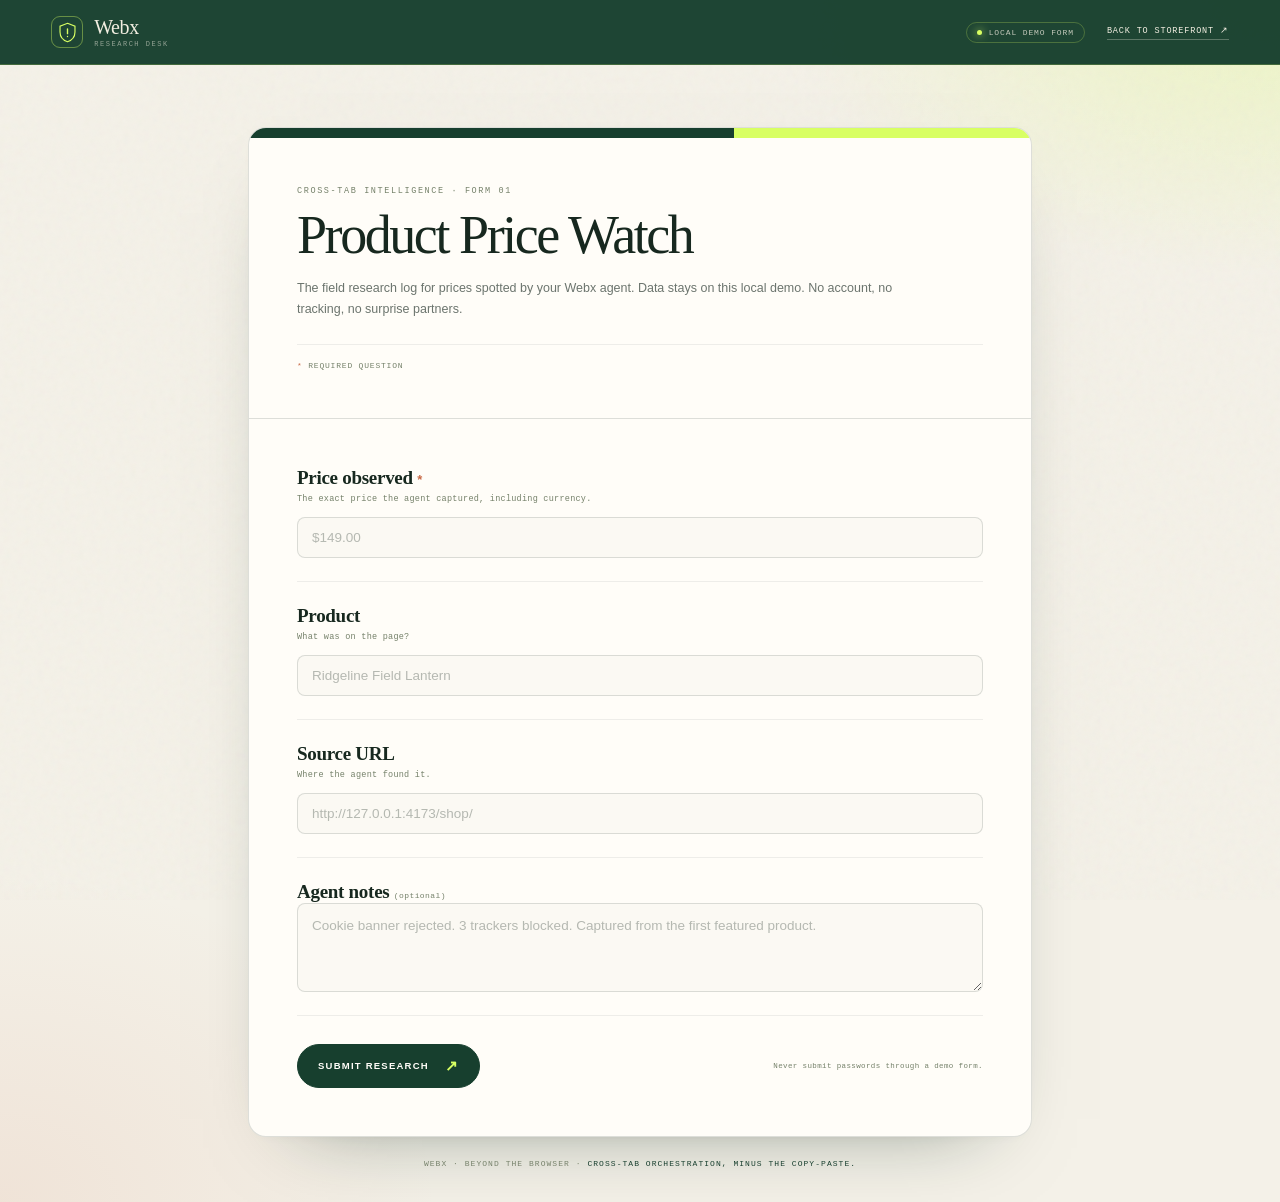
<file: demo/form/index.html>
<!doctype html>
<html lang="en">
<head>
  <meta charset="utf-8">
  <meta name="viewport" content="width=device-width, initial-scale=1">
  <meta name="description" content="Webx local research form — capture product prices across tabs.">
  <title>Product Price Watch — Webx Research Desk</title>
  <link rel="icon" href="data:image/svg+xml,%3Csvg xmlns='http://www.w3.org/2000/svg' viewBox='0 0 64 64'%3E%3Crect width='64' height='64' rx='14' fill='%23173f2e'/%3E%3Cpath d='M20 40V26l12-8 12 8v14L32 48 20 40z' fill='none' stroke='%23d8ff63' stroke-width='3'/%3E%3C/svg%3E">
  <link rel="stylesheet" href="styles.css">
</head>
<body>
  <header class="topbar">
    <a class="brand" href="/shop/" aria-label="Back to the demo storefront">
      <span class="brand-mark">
        <svg viewBox="0 0 40 40" aria-hidden="true"><path d="M20 4 33 9v10c0 8-5.7 14.5-13 17C12.7 33.5 7 27 7 19V9l13-5Z" fill="none" stroke="currentColor" stroke-width="2"/><path d="M20 14v8M20 27h.01" stroke="currentColor" stroke-width="2.4" stroke-linecap="round"/></svg>
      </span>
      <span class="brand-copy">Webx<em>Research desk</em></span>
    </a>
    <div class="topbar-right">
      <span class="local-pill"><span></span> Local demo form</span>
      <a href="/shop/" class="back-link">Back to storefront ↗</a>
    </div>
  </header>

  <main class="page">
    <div class="form-card">
      <div class="form-accent"></div>

      <div id="form-shell">
        <header class="form-head">
          <p class="kicker">Cross-tab intelligence · Form 01</p>
          <h1>Product Price Watch</h1>
          <p class="description">The field research log for prices spotted by your Webx agent. Data stays on this local demo. No account, no tracking, no surprise partners.</p>
          <p class="required-note"><span>*</span> Required question</p>
        </header>

        <form id="research-form" data-webx-form data-webx-target-form novalidate>
          <div class="question">
            <label for="price">Price observed <span aria-hidden="true">*</span></label>
            <p class="hint">The exact price the agent captured, including currency.</p>
            <input id="price" name="price" type="text" inputmode="decimal" placeholder="$149.00" autocomplete="off" required data-webx-first-field>
          </div>

          <div class="question">
            <label for="product">Product</label>
            <p class="hint">What was on the page?</p>
            <input id="product" name="product" type="text" placeholder="Ridgeline Field Lantern" autocomplete="off">
          </div>

          <div class="question">
            <label for="source">Source URL</label>
            <p class="hint">Where the agent found it.</p>
            <input id="source" name="source" type="url" placeholder="http://127.0.0.1:4173/shop/" autocomplete="off" spellcheck="false">
          </div>

          <div class="question">
            <label for="notes">Agent notes <span class="optional">(optional)</span></label>
            <textarea id="notes" name="notes" rows="3" placeholder="Cookie banner rejected. 3 trackers blocked. Captured from the first featured product."></textarea>
          </div>

          <div class="form-footer">
            <button class="submit-button" type="submit">Submit research <span>↗</span></button>
            <p class="clear-note">Never submit passwords through a demo form.</p>
          </div>
        </form>
      </div>

      <div class="confirmation" id="confirmation" data-webx-confirmation hidden>
        <div class="check" aria-hidden="true">
          <svg viewBox="0 0 52 52"><circle cx="26" cy="26" r="24" fill="none" stroke="currentColor" stroke-width="2"/><path d="m15 27 7 7 15-17" fill="none" stroke="currentColor" stroke-width="3" stroke-linecap="round" stroke-linejoin="round"/></svg>
        </div>
        <p class="kicker">Response recorded</p>
        <h2>Price logged.<br><em>Mission captured.</em></h2>
        <p class="confirmation-copy">Your agent moved this finding across tabs and into the research log. The receipt:</p>
        <dl class="receipt">
          <div><dt>Product</dt><dd id="receipt-product">—</dd></div>
          <div><dt>Price</dt><dd id="receipt-price">—</dd></div>
          <div><dt>Source</dt><dd id="receipt-source">—</dd></div>
          <div><dt>Recorded</dt><dd id="receipt-time">—</dd></div>
        </dl>
        <div class="confirmation-actions">
          <button class="submit-button" type="button" id="new-response">Log another price</button>
          <a class="back-link" href="/shop/">Return to storefront →</a>
        </div>
        <p class="fineprint">This is a local mock form built for the Webx hackathon demo. Nothing is sent to Google or any external service.</p>
      </div>
    </div>

    <p class="page-note">Webx · Beyond the Browser · <span>Cross-tab orchestration, minus the copy-paste.</span></p>
  </main>

  <script src="app.js"></script>
</body>
</html>
</file>
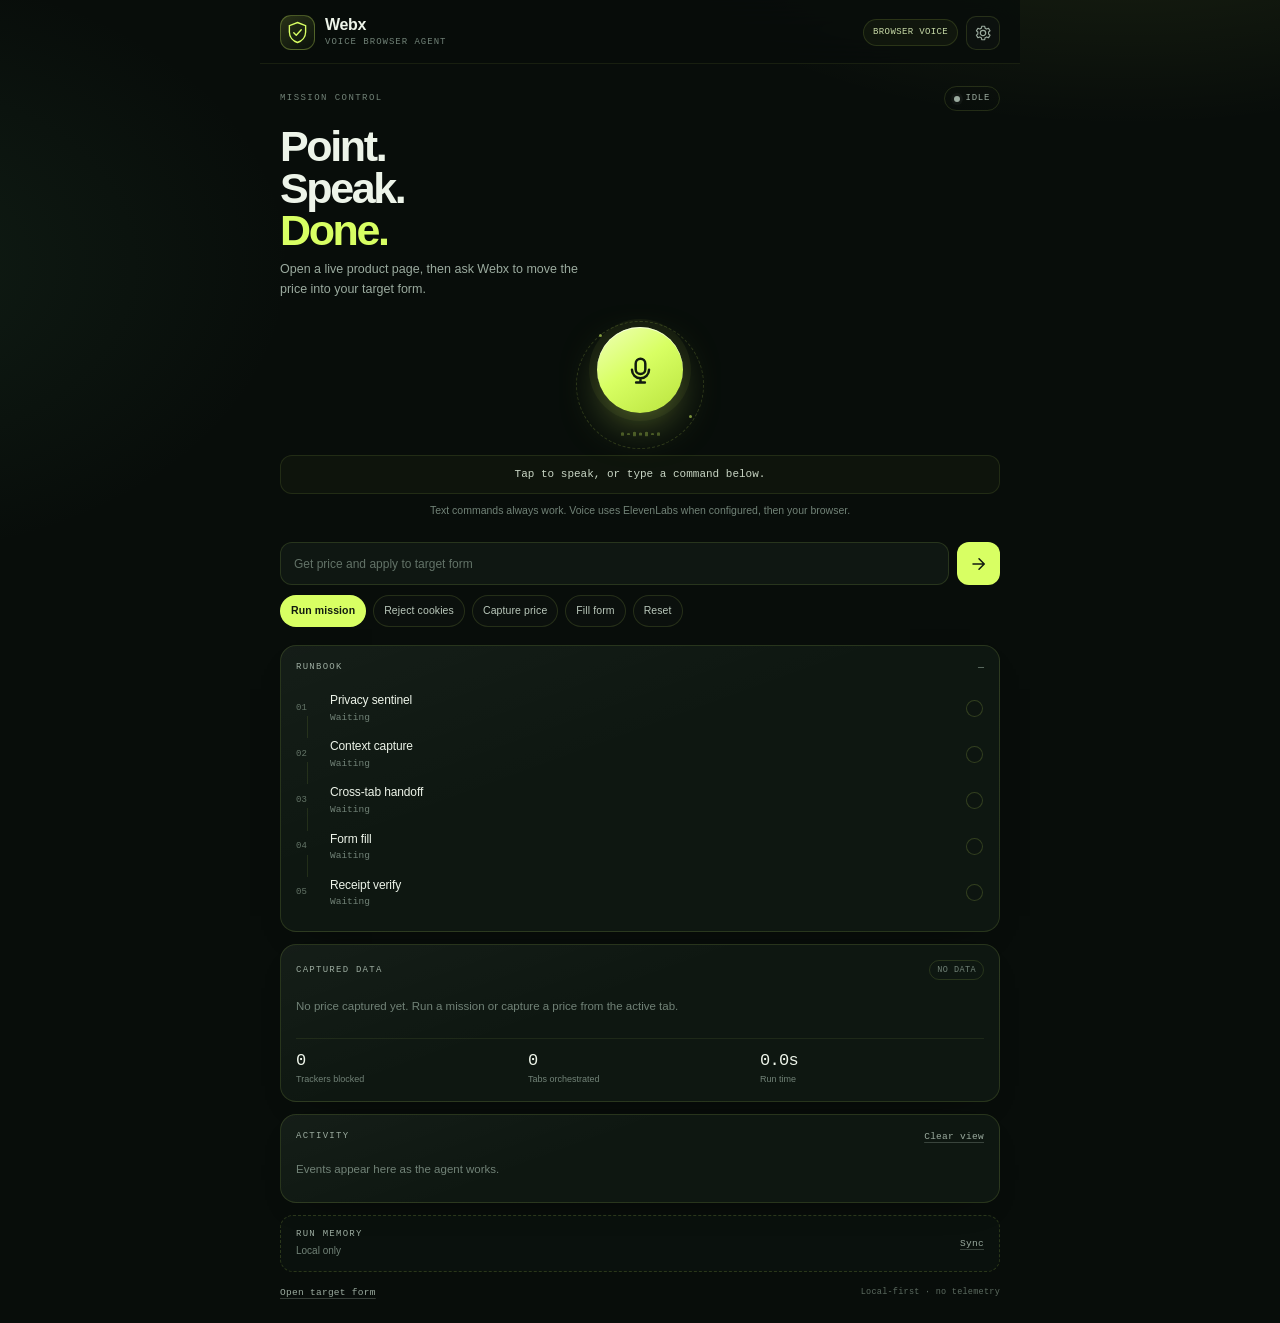
<file: webx-extension/sidepanel/sidepanel.html>
<!doctype html>
<html lang="en">
<head>
  <meta charset="utf-8">
  <meta name="viewport" content="width=device-width, initial-scale=1">
  <title>Webx — Mission Control</title>
  <link rel="stylesheet" href="sidepanel.css">
</head>
<body>
  <div class="app">
    <header class="topbar">
      <div class="brand">
        <span class="brand-mark" aria-hidden="true">
          <svg viewBox="0 0 40 40">
            <path d="M20 4 33 9v10c0 8-5.7 14.5-13 17C12.7 33.5 7 27 7 19V9l13-5Z" fill="none" stroke="currentColor" stroke-width="2.2"/>
            <path d="M14 20.5l4 4 8-9" fill="none" stroke="currentColor" stroke-width="2.2" stroke-linecap="round" stroke-linejoin="round"/>
          </svg>
        </span>
        <span class="brand-copy">
          <strong>Webx</strong>
          <small>Voice browser agent</small>
        </span>
      </div>
      <div class="topbar-actions">
        <button class="engine-pill" id="engine-pill" type="button" title="Open voice settings">Browser voice</button>
        <button class="icon-button" id="settings-button" type="button" aria-label="Open settings" title="Settings">
          <svg viewBox="0 0 24 24" aria-hidden="true">
            <path d="M12 8.4a3.6 3.6 0 1 0 0 7.2 3.6 3.6 0 0 0 0-7.2Z" fill="none" stroke="currentColor" stroke-width="1.7"/>
            <path d="M19.4 13.3a7.8 7.8 0 0 0 0-2.6l2-1.5-2-3.4-2.5 1a8 8 0 0 0-2.2-1.3L14.3 3h-4l-.4 2.5a8 8 0 0 0-2.2 1.3l-2.5-1-2 3.4 2 1.5a7.8 7.8 0 0 0 0 2.6l-2 1.5 2 3.4 2.5-1a8 8 0 0 0 2.2 1.3l.4 2.5h4l.4-2.5a8 8 0 0 0 2.2-1.3l2.5 1 2-3.4-2-1.5Z" fill="none" stroke="currentColor" stroke-width="1.5" stroke-linejoin="round"/>
          </svg>
        </button>
      </div>
    </header>

    <main class="content">
      <section class="hero" aria-labelledby="hero-title">
        <div class="hero-meta">
          <span class="eyebrow">Mission control</span>
          <span class="state-pill state-idle" id="state-pill">
            <span class="state-dot" aria-hidden="true"></span>
            <span id="state-label">Idle</span>
          </span>
        </div>
        <h1 id="hero-title">Point. Speak. <em>Done.</em></h1>
        <p class="hero-sub" id="status-copy">Open a live product page, then ask Webx to move the price into your target form.</p>

        <div class="voice-zone" id="voice-zone">
          <span class="voice-orbit" aria-hidden="true"></span>
          <button class="mic-button" id="mic-button" type="button" aria-label="Start voice command" aria-pressed="false">
            <svg class="mic-icon" viewBox="0 0 24 24" aria-hidden="true">
              <rect x="8.5" y="3.5" width="7" height="11" rx="3.5" fill="none" stroke="currentColor" stroke-width="1.8"/>
              <path d="M5.8 11.5a6.2 6.2 0 0 0 12.4 0M12 17.7v3M8.8 20.7h6.4" fill="none" stroke="currentColor" stroke-width="1.8" stroke-linecap="round"/>
            </svg>
            <span class="mic-stop" aria-hidden="true"></span>
          </button>
          <span class="waveform" id="waveform" aria-hidden="true">
            <span></span><span></span><span></span><span></span><span></span><span></span><span></span>
          </span>
        </div>

        <p class="transcript" id="transcript" aria-live="polite">Tap to speak, or type a command below.</p>
        <p class="voice-note" id="voice-note">Text commands always work. Voice uses ElevenLabs when configured, then your browser.</p>
      </section>

      <form class="command-bar" id="command-form">
        <label class="sr-only" for="command-input">Command</label>
        <input id="command-input" name="command" type="text" placeholder="Get price and apply to target form" autocomplete="off" spellcheck="false">
        <button class="send-button" type="submit" aria-label="Run command">
          <svg viewBox="0 0 24 24" aria-hidden="true">
            <path d="M4 12h14M12 5l7 7-7 7" fill="none" stroke="currentColor" stroke-width="2" stroke-linecap="round" stroke-linejoin="round"/>
          </svg>
        </button>
      </form>

      <div class="quick-actions" role="group" aria-label="Quick actions">
        <button class="chip chip-primary" type="button" data-action="mission">Run mission</button>
        <button class="chip" type="button" data-action="privacy">Reject cookies</button>
        <button class="chip" type="button" data-action="capture">Capture price</button>
        <button class="chip" type="button" data-action="fill">Fill form</button>
        <button class="chip" type="button" data-action="reset">Reset</button>
      </div>

      <section class="card runbook" aria-labelledby="runbook-title">
        <div class="card-head">
          <h2 id="runbook-title">Runbook</h2>
          <span class="mono" id="run-time">—</span>
        </div>
        <ol class="timeline" id="timeline">
          <li class="step" data-phase="consent" data-state="idle">
            <span class="step-index">01</span>
            <span class="step-copy"><strong>Privacy sentinel</strong><small id="phase-consent">Waiting</small></span>
            <span class="step-mark" aria-hidden="true"></span>
          </li>
          <li class="step" data-phase="capture" data-state="idle">
            <span class="step-index">02</span>
            <span class="step-copy"><strong>Context capture</strong><small id="phase-capture">Waiting</small></span>
            <span class="step-mark" aria-hidden="true"></span>
          </li>
          <li class="step" data-phase="handoff" data-state="idle">
            <span class="step-index">03</span>
            <span class="step-copy"><strong>Cross-tab handoff</strong><small id="phase-handoff">Waiting</small></span>
            <span class="step-mark" aria-hidden="true"></span>
          </li>
          <li class="step" data-phase="fill" data-state="idle">
            <span class="step-index">04</span>
            <span class="step-copy"><strong>Form fill</strong><small id="phase-fill">Waiting</small></span>
            <span class="step-mark" aria-hidden="true"></span>
          </li>
          <li class="step" data-phase="verify" data-state="idle">
            <span class="step-index">05</span>
            <span class="step-copy"><strong>Receipt verify</strong><small id="phase-verify">Waiting</small></span>
            <span class="step-mark" aria-hidden="true"></span>
          </li>
        </ol>
      </section>

      <section class="card capture" aria-labelledby="capture-title">
        <div class="card-head">
          <h2 id="capture-title">Captured data</h2>
          <span class="tag" id="capture-method">No data</span>
        </div>
        <p class="empty" id="capture-empty">No price captured yet. Run a mission or capture a price from the active tab.</p>
        <div class="capture-body" id="capture-body" hidden>
          <p class="capture-price" id="capture-price">$0.00</p>
          <p class="capture-product" id="capture-product">—</p>
          <a class="capture-source" id="capture-source" href="#" target="_blank" rel="noreferrer">—</a>
          <p class="capture-meta" id="capture-meta">—</p>
        </div>
        <div class="metrics">
          <div class="metric"><strong id="metric-trackers">0</strong><span>Trackers blocked</span></div>
          <div class="metric"><strong id="metric-tabs">0</strong><span>Tabs orchestrated</span></div>
          <div class="metric"><strong id="metric-duration">0.0s</strong><span>Run time</span></div>
        </div>
      </section>

      <section class="card activity" aria-labelledby="activity-title">
        <div class="card-head">
          <h2 id="activity-title">Activity</h2>
          <button class="text-button" id="clear-log" type="button">Clear view</button>
        </div>
        <p class="empty" id="log-empty">Events appear here as the agent works.</p>
        <ul class="log-list" id="log-list" aria-live="polite"></ul>
      </section>

      <section class="cloud" aria-labelledby="cloud-title">
        <div class="cloud-copy">
          <h2 id="cloud-title">Run memory</h2>
          <p id="cloud-status">Local only</p>
        </div>
        <button class="text-button" id="cloud-sync" type="button">Sync</button>
      </section>

      <footer class="footer">
        <button class="text-button" id="open-demo" type="button">Open target form</button>
        <span>Local-first · no telemetry</span>
      </footer>
    </main>
  </div>

  <dialog class="settings-dialog" id="settings-dialog" aria-labelledby="settings-title">
    <form class="settings-form" id="settings-form">
      <header class="settings-head">
        <div>
          <p class="eyebrow">Configuration</p>
          <h2 id="settings-title">Settings</h2>
        </div>
        <button class="icon-button" id="settings-close" type="button" aria-label="Close settings">
          <svg viewBox="0 0 24 24" aria-hidden="true">
            <path d="M6 6l12 12M18 6 6 18" fill="none" stroke="currentColor" stroke-width="1.9" stroke-linecap="round"/>
          </svg>
        </button>
      </header>

      <div class="settings-body">
        <section class="settings-section">
          <h3>Voice</h3>
          <p class="field-note">ElevenLabs is optional. Without a key, Webx uses the browser's speech APIs. Text commands always work.</p>
          <label class="field">
            <span>ElevenLabs API key</span>
            <input id="settings-key" type="password" autocomplete="off" spellcheck="false" placeholder="xi-…">
          </label>
          <div class="field-row">
            <label class="field">
              <span>Voice ID</span>
              <input id="settings-voice" type="text" autocomplete="off" spellcheck="false" placeholder="21m00Tcm4TlvDq8ikWAM">
            </label>
            <label class="field">
              <span>TTS model</span>
              <input id="settings-tts-model" type="text" autocomplete="off" spellcheck="false" placeholder="eleven_turbo_v2_5">
            </label>
          </div>
          <label class="field">
            <span>STT model</span>
            <input id="settings-stt-model" type="text" autocomplete="off" spellcheck="false" placeholder="scribe_v1">
          </label>
          <label class="check-row">
            <input id="settings-speak" type="checkbox">
            <span>Speak mission confirmations aloud</span>
          </label>
        </section>

        <section class="settings-section">
          <h3>Orchestration</h3>
          <label class="field">
            <span>Target form URL</span>
            <input id="settings-target" type="url" autocomplete="off" spellcheck="false" placeholder="https://docs.google.com/forms/…">
          </label>
          <label class="check-row">
            <input id="settings-auto-consent" type="checkbox">
            <span>Reject consent banners automatically</span>
          </label>
          <p class="field-note">Switch to a matching Google Forms tab and Webx injects the last captured price automatically.</p>
        </section>

        <section class="settings-section">
          <h3>Run memory (AWS)</h3>
          <p class="field-note">Optional API Gateway endpoint for verified run summaries. Failures never block a mission.</p>
          <label class="field">
            <span>API Gateway endpoint</span>
            <input id="settings-cloud" type="url" autocomplete="off" spellcheck="false" placeholder="https://…/prod/runs">
          </label>
          <label class="field">
            <span>Bearer token</span>
            <input id="settings-token" type="password" autocomplete="off" spellcheck="false" placeholder="Optional shared secret">
          </label>
          <label class="check-row">
            <input id="settings-sync" type="checkbox">
            <span>Sync verified run summaries</span>
          </label>
        </section>
      </div>

      <footer class="settings-actions">
        <button class="text-button danger" id="settings-clear" type="button">Clear keys</button>
        <div class="settings-buttons">
          <button class="button-secondary" id="settings-cancel" type="button">Cancel</button>
          <button class="button-primary" type="submit">Save settings</button>
        </div>
      </footer>
    </form>
  </dialog>

  <div class="toast" id="toast" role="status" aria-live="polite"></div>
  <script src="sidepanel.js"></script>
</body>
</html>
</file>
<file: demo/form/styles.css>
:root {
  --paper: #f4f1e8;
  --card: #fffdf8;
  --ink: #17281f;
  --forest: #173f2e;
  --forest-deep: #0e2a1e;
  --lime: #d8ff63;
  --clay: #c86945;
  --moss: #75816a;
  --line: rgba(20, 36, 28, 0.14);
  --soft: rgba(20, 36, 28, 0.07);
  --serif: "Iowan Old Style", "Palatino Linotype", Palatino, Georgia, "Times New Roman", serif;
  --sans: "Inter", "Segoe UI", -apple-system, BlinkMacSystemFont, Helvetica, Arial, sans-serif;
  --mono: "SFMono-Regular", "Cascadia Mono", Menlo, Consolas, monospace;
}

* { box-sizing: border-box; }

body {
  margin: 0;
  min-height: 100vh;
  color: var(--ink);
  font-family: var(--sans);
  background:
    radial-gradient(900px 500px at 100% 0%, rgba(216, 255, 99, 0.28), transparent 55%),
    radial-gradient(800px 600px at 0% 100%, rgba(200, 105, 69, 0.1), transparent 55%),
    var(--paper);
  -webkit-font-smoothing: antialiased;
}

body::before {
  content: "";
  position: fixed;
  inset: 0;
  z-index: 5;
  pointer-events: none;
  opacity: 0.2;
  background-image: url("data:image/svg+xml,%3Csvg viewBox='0 0 160 160' xmlns='http://www.w3.org/2000/svg'%3E%3Cfilter id='n'%3E%3CfeTurbulence type='fractalNoise' baseFrequency='.85' numOctaves='2' stitchTiles='stitch'/%3E%3C/filter%3E%3Crect width='100%25' height='100%25' filter='url(%23n)' opacity='.18'/%3E%3C/svg%3E");
}

a { color: inherit; }
button, input, textarea { font: inherit; }
[hidden] { display: none !important; }
::selection { background: var(--lime); color: var(--forest); }
:focus-visible { outline: 3px solid var(--clay); outline-offset: 2px; }

.topbar {
  position: relative;
  z-index: 10;
  display: flex;
  align-items: center;
  justify-content: space-between;
  gap: 24px;
  padding: 16px clamp(20px, 4vw, 52px);
  background: rgba(23, 63, 46, 0.97);
  color: #f2eee1;
  border-bottom: 1px solid rgba(216, 255, 99, 0.2);
}

.brand { display: inline-flex; align-items: center; gap: 11px; text-decoration: none; }
.brand-mark {
  display: grid;
  place-items: center;
  width: 32px;
  height: 32px;
  border: 1px solid rgba(216, 255, 99, 0.4);
  border-radius: 9px;
  color: var(--lime);
}
.brand-mark svg { width: 23px; height: 23px; }
.brand-copy { font-family: var(--serif); font-size: 20px; line-height: 1; letter-spacing: -0.02em; }
.brand-copy em {
  display: block;
  margin-top: 4px;
  font-family: var(--mono);
  font-size: 7px;
  font-style: normal;
  letter-spacing: 0.22em;
  text-transform: uppercase;
  color: rgba(242, 238, 225, 0.55);
}

.topbar-right { display: flex; align-items: center; gap: 22px; }
.local-pill {
  display: inline-flex;
  align-items: center;
  gap: 7px;
  padding: 5px 10px;
  border: 1px solid rgba(216, 255, 99, 0.24);
  border-radius: 999px;
  font-family: var(--mono);
  font-size: 8px;
  letter-spacing: 0.11em;
  text-transform: uppercase;
  color: rgba(242, 238, 225, 0.78);
}
.local-pill span { width: 5px; height: 5px; border-radius: 50%; background: var(--lime); box-shadow: 0 0 8px var(--lime); }
.back-link {
  color: inherit;
  font-family: var(--mono);
  font-size: 8.5px;
  letter-spacing: 0.1em;
  text-transform: uppercase;
  text-decoration: none;
  border-bottom: 1px solid rgba(242, 238, 225, 0.3);
  padding-bottom: 3px;
  white-space: nowrap;
}
.back-link:hover { border-color: var(--lime); color: var(--lime); }

.page {
  position: relative;
  z-index: 10;
  max-width: 820px;
  margin: 0 auto;
  padding: clamp(30px, 5vw, 62px) 18px 34px;
}

.form-card {
  background: var(--card);
  border: 1px solid var(--line);
  border-radius: 18px;
  overflow: hidden;
  box-shadow: 0 34px 80px -52px rgba(14, 42, 30, 0.5), 0 4px 18px -10px rgba(14, 42, 30, 0.1);
}

.form-accent {
  height: 10px;
  background:
    linear-gradient(90deg, var(--forest) 0 62%, var(--lime) 62% 100%);
}

.form-head, #research-form, .confirmation { padding: clamp(26px, 4.2vw, 48px); }

.form-head { border-bottom: 1px solid var(--line); }
.kicker {
  margin: 0 0 13px;
  font-family: var(--mono);
  font-size: 8.5px;
  letter-spacing: 0.19em;
  text-transform: uppercase;
  color: var(--moss);
}
.form-head h1 {
  margin: 0;
  font-family: var(--serif);
  font-size: clamp(38px, 5vw, 54px);
  line-height: 0.98;
  letter-spacing: -0.045em;
  font-weight: 500;
}
.description {
  max-width: 610px;
  margin: 16px 0 0;
  font-size: 12.5px;
  line-height: 1.65;
  color: rgba(20, 36, 28, 0.63);
}
.required-note {
  margin: 25px 0 0;
  padding-top: 16px;
  border-top: 1px solid var(--soft);
  font-family: var(--mono);
  font-size: 8px;
  letter-spacing: 0.1em;
  text-transform: uppercase;
  color: var(--moss);
}
.required-note span, .question label span[aria-hidden] { color: var(--clay); }

.question { padding: 23px 0; border-bottom: 1px solid var(--soft); }
.question:first-child { padding-top: 0; }
.question label {
  display: block;
  font-family: var(--serif);
  font-size: 19px;
  font-weight: 550;
  letter-spacing: -0.015em;
}
.question label span[aria-hidden] { font-family: var(--sans); font-size: 13px; }
.question .optional {
  font-family: var(--mono);
  font-size: 8px;
  letter-spacing: 0.05em;
  color: var(--moss);
  font-weight: 400;
}
.hint {
  margin: 5px 0 13px;
  font-family: var(--mono);
  font-size: 8.5px;
  letter-spacing: 0.03em;
  color: var(--moss);
}
.question input,
.question textarea {
  display: block;
  width: 100%;
  border: 1px solid var(--line);
  border-radius: 8px;
  background: #fbf9f3;
  padding: 12px 14px;
  font-size: 13.5px;
  color: var(--ink);
  transition: border-color 160ms ease, box-shadow 160ms ease, background 160ms ease;
}
.question textarea { resize: vertical; min-height: 84px; line-height: 1.55; }
.question input::placeholder, .question textarea::placeholder { color: rgba(20, 36, 28, 0.3); }
.question input:focus, .question textarea:focus {
  outline: none;
  border-color: var(--forest);
  background: #fffefb;
  box-shadow: 0 0 0 3px rgba(216, 255, 99, 0.38);
}

.form-footer {
  display: flex;
  align-items: center;
  justify-content: space-between;
  gap: 24px;
  padding-top: 28px;
  flex-wrap: wrap;
}
.submit-button {
  display: inline-flex;
  align-items: center;
  gap: 16px;
  border: 1px solid var(--forest);
  border-radius: 999px;
  background: var(--forest);
  color: #fffdf8;
  padding: 12px 20px;
  font-size: 9.5px;
  font-weight: 750;
  letter-spacing: 0.13em;
  text-transform: uppercase;
  cursor: pointer;
  transition: transform 180ms ease, background 180ms ease;
}
.submit-button span { color: var(--lime); font-size: 15px; }
.submit-button:hover { background: var(--forest-deep); transform: translateY(-1px); }
.clear-note {
  margin: 0;
  font-family: var(--mono);
  font-size: 7.5px;
  letter-spacing: 0.05em;
  color: var(--moss);
}

/* ---------- confirmation ---------- */

.confirmation { animation: rise 500ms cubic-bezier(.2,.8,.2,1) both; }
@keyframes rise { from { opacity: 0; transform: translateY(12px); } }
.check {
  width: 56px;
  height: 56px;
  display: grid;
  place-items: center;
  border-radius: 50%;
  background: rgba(216, 255, 99, 0.46);
  color: var(--forest);
  margin-bottom: 25px;
  animation: pop 500ms cubic-bezier(.2,1.4,.4,1) both;
}
@keyframes pop { from { transform: scale(.55); opacity: 0; } }
.check svg { width: 36px; height: 36px; }
.confirmation h2 {
  margin: 0;
  font-family: var(--serif);
  font-size: clamp(40px, 5.3vw, 60px);
  line-height: 0.97;
  letter-spacing: -0.045em;
  font-weight: 500;
}
.confirmation h2 em { font-style: italic; color: var(--forest); }
.confirmation-copy { margin: 19px 0 25px; max-width: 540px; color: rgba(20, 36, 28, 0.62); font-size: 12.5px; }

.receipt {
  margin: 0;
  border-top: 1px solid var(--line);
  border-bottom: 1px solid var(--line);
}
.receipt div {
  display: grid;
  grid-template-columns: 120px 1fr;
  gap: 18px;
  padding: 12px 0;
  border-bottom: 1px solid var(--soft);
  align-items: baseline;
}
.receipt div:last-child { border-bottom: 0; }
.receipt dt {
  font-family: var(--mono);
  font-size: 8px;
  letter-spacing: 0.13em;
  text-transform: uppercase;
  color: var(--moss);
}
.receipt dd { margin: 0; font-size: 12.5px; overflow-wrap: anywhere; }
.receipt div:nth-child(2) dd { font-family: var(--serif); font-size: 21px; }

.confirmation-actions {
  display: flex;
  align-items: center;
  gap: 24px;
  margin-top: 28px;
  flex-wrap: wrap;
}
.confirmation .back-link { color: var(--forest); border-color: rgba(23, 63, 46, 0.25); }
.confirmation .back-link:hover { border-color: var(--forest); color: var(--forest); }
.fineprint {
  margin: 30px 0 0;
  padding-top: 18px;
  border-top: 1px solid var(--soft);
  font-family: var(--mono);
  font-size: 7.5px;
  line-height: 1.6;
  letter-spacing: 0.03em;
  color: var(--moss);
}

.page-note {
  margin: 22px 4px 0;
  text-align: center;
  font-family: var(--mono);
  font-size: 8px;
  letter-spacing: 0.13em;
  text-transform: uppercase;
  color: var(--moss);
}
.page-note span { color: var(--forest); }

@media (max-width: 640px) {
  .topbar-right .local-pill { display: none; }
  .brand-copy { font-size: 18px; }
  .form-head, #research-form, .confirmation { padding: 24px 20px; }
  .form-footer { align-items: flex-start; flex-direction: column; }
  .receipt div { grid-template-columns: 1fr; gap: 3px; }
  .confirmation-actions { flex-direction: column; align-items: flex-start; }
}

@media (prefers-reduced-motion: reduce) {
  *, *::before, *::after { animation-duration: 0.001ms !important; transition-duration: 0.001ms !important; }
}
</file>
<file: webx-extension/sidepanel/sidepanel.css>
:root {
  color-scheme: dark;
  --bg: #080d0a;
  --bg-soft: #0d1510;
  --panel: #111a14;
  --panel-raised: #16221a;
  --line: rgba(216, 255, 99, 0.13);
  --line-strong: rgba(216, 255, 99, 0.28);
  --text: #edf4e9;
  --muted: #9bab9f;
  --muted-2: #718277;
  --lime: #d8ff63;
  --lime-dark: #a9d62f;
  --clay: #ff9c7a;
  --danger: #ff8d7a;
  --good: #bdf06a;
  --warn: #ffd08a;
  --radius: 16px;
  --mono: "SFMono-Regular", "Cascadia Code", "Roboto Mono", Consolas, "Liberation Mono", monospace;
  --sans: "Avenir Next", "Segoe UI", "Helvetica Neue", Arial, sans-serif;
}

* {
  box-sizing: border-box;
}

html,
body {
  margin: 0;
  min-height: 100%;
}

[hidden] {
  display: none !important;
}

body {
  min-width: 300px;
  background:
    radial-gradient(900px 460px at 88% -12%, rgba(216, 255, 99, 0.11), transparent 62%),
    radial-gradient(600px 420px at -10% 20%, rgba(73, 143, 96, 0.12), transparent 70%),
    var(--bg);
  color: var(--text);
  font-family: var(--sans);
  font-size: 14px;
  line-height: 1.45;
  -webkit-font-smoothing: antialiased;
}

button,
input {
  font: inherit;
}

button {
  color: inherit;
}

button:disabled {
  cursor: not-allowed;
  opacity: 0.45;
}

a {
  color: var(--lime);
}

code {
  padding: 1px 5px;
  border: 1px solid var(--line);
  border-radius: 5px;
  background: rgba(216, 255, 99, 0.06);
  color: #dcebb2;
  font-family: var(--mono);
  font-size: 0.92em;
}

.sr-only {
  position: absolute;
  width: 1px;
  height: 1px;
  padding: 0;
  margin: -1px;
  overflow: hidden;
  clip: rect(0, 0, 0, 0);
  white-space: nowrap;
  border: 0;
}

.app {
  min-height: 100vh;
}

.topbar {
  position: sticky;
  top: 0;
  z-index: 30;
  display: flex;
  align-items: center;
  justify-content: space-between;
  gap: 12px;
  width: 100%;
  max-width: 760px;
  margin: 0 auto;
  padding: 15px 20px 13px;
  border-bottom: 1px solid rgba(216, 255, 99, 0.08);
  background: rgba(8, 13, 10, 0.82);
  backdrop-filter: blur(18px);
}

.brand {
  display: flex;
  align-items: center;
  gap: 10px;
  min-width: 0;
}

.brand-mark {
  display: grid;
  place-items: center;
  width: 35px;
  height: 35px;
  flex: 0 0 auto;
  border: 1px solid var(--line-strong);
  border-radius: 11px;
  background: linear-gradient(145deg, rgba(216, 255, 99, 0.16), rgba(216, 255, 99, 0.02));
  color: var(--lime);
}

.brand-mark svg {
  width: 25px;
  height: 25px;
}

.brand-copy {
  display: flex;
  flex-direction: column;
  line-height: 1.05;
  min-width: 0;
}

.brand-copy strong {
  font-size: 16px;
  letter-spacing: -0.02em;
}

.brand-copy small {
  margin-top: 4px;
  color: var(--muted-2);
  font-family: var(--mono);
  font-size: 9px;
  letter-spacing: 0.11em;
  text-transform: uppercase;
}

.topbar-actions {
  display: flex;
  align-items: center;
  gap: 8px;
  flex: 0 0 auto;
}

.engine-pill {
  max-width: 130px;
  overflow: hidden;
  padding: 6px 9px;
  border: 1px solid var(--line);
  border-radius: 999px;
  background: rgba(216, 255, 99, 0.04);
  color: #c8dba8;
  font-family: var(--mono);
  font-size: 9px;
  letter-spacing: 0.04em;
  text-overflow: ellipsis;
  text-transform: uppercase;
  white-space: nowrap;
  cursor: pointer;
}

.engine-pill:hover {
  border-color: var(--line-strong);
}

.icon-button {
  display: grid;
  place-items: center;
  width: 34px;
  height: 34px;
  flex: 0 0 auto;
  padding: 0;
  border: 1px solid var(--line);
  border-radius: 10px;
  background: rgba(255, 255, 255, 0.02);
  color: var(--muted);
  cursor: pointer;
  transition: color 160ms ease, border-color 160ms ease, background 160ms ease, transform 160ms ease;
}

.icon-button svg {
  width: 18px;
  height: 18px;
}

.icon-button:hover {
  border-color: var(--line-strong);
  background: rgba(216, 255, 99, 0.07);
  color: var(--lime);
}

.icon-button:active {
  transform: scale(0.95);
}

.content {
  width: 100%;
  max-width: 760px;
  margin: 0 auto;
  padding: 18px 20px 24px;
}

.hero {
  padding: 4px 0 8px;
}

.hero-meta {
  display: flex;
  align-items: center;
  justify-content: space-between;
  gap: 12px;
}

.eyebrow {
  margin: 0;
  color: var(--muted-2);
  font-family: var(--mono);
  font-size: 9px;
  letter-spacing: 0.16em;
  text-transform: uppercase;
}

.state-pill {
  display: inline-flex;
  align-items: center;
  gap: 6px;
  padding: 5px 9px;
  border: 1px solid var(--line);
  border-radius: 999px;
  color: var(--muted);
  font-family: var(--mono);
  font-size: 9px;
  letter-spacing: 0.08em;
  text-transform: uppercase;
}

.state-dot {
  width: 6px;
  height: 6px;
  border-radius: 50%;
  background: currentColor;
  box-shadow: 0 0 0 3px rgba(255, 255, 255, 0.035);
}

.state-pill.state-running {
  border-color: rgba(216, 255, 99, 0.4);
  color: var(--lime);
}

.state-pill.state-running .state-dot {
  animation: blink 1.15s ease-in-out infinite;
}

.state-pill.state-complete {
  border-color: rgba(189, 240, 106, 0.34);
  color: var(--good);
}

.state-pill.state-error {
  border-color: rgba(255, 141, 122, 0.35);
  color: var(--danger);
}

.hero h1 {
  margin: 14px 0 9px;
  max-width: 10ch;
  font-size: clamp(31px, 8vw, 43px);
  font-weight: 600;
  letter-spacing: -0.055em;
  line-height: 0.98;
}

.hero h1 em {
  color: var(--lime);
  font-style: normal;
}

.hero-sub {
  max-width: 46ch;
  margin: 0;
  color: var(--muted);
  font-size: 12.5px;
  line-height: 1.55;
}

.voice-zone {
  position: relative;
  display: flex;
  flex-direction: column;
  align-items: center;
  justify-content: center;
  min-height: 132px;
  margin: 20px 0 4px;
}

.voice-orbit {
  position: absolute;
  width: 128px;
  height: 128px;
  border: 1px dashed rgba(216, 255, 99, 0.16);
  border-radius: 50%;
  animation: orbit 30s linear infinite;
  pointer-events: none;
}

.voice-orbit::before,
.voice-orbit::after {
  content: "";
  position: absolute;
  width: 3px;
  height: 3px;
  border-radius: 50%;
  background: rgba(216, 255, 99, 0.55);
}

.voice-orbit::before {
  top: 12px;
  left: 22px;
}

.voice-orbit::after {
  right: 11px;
  bottom: 30px;
}

.mic-button {
  position: relative;
  z-index: 2;
  display: grid;
  place-items: center;
  width: 86px;
  height: 86px;
  padding: 0;
  border: 0;
  border-radius: 50%;
  background: linear-gradient(145deg, #efffb8 0%, var(--lime) 45%, #b9e33e 100%);
  color: #111a10;
  box-shadow:
    0 16px 46px -12px rgba(216, 255, 99, 0.5),
    0 0 0 8px rgba(216, 255, 99, 0.05),
    inset 0 1px 0 rgba(255, 255, 255, 0.65);
  cursor: pointer;
  transition: transform 180ms cubic-bezier(0.2, 0.8, 0.2, 1), box-shadow 180ms ease, background 180ms ease;
}

.mic-button:hover {
  transform: scale(1.035);
  box-shadow:
    0 20px 54px -12px rgba(216, 255, 99, 0.6),
    0 0 0 10px rgba(216, 255, 99, 0.06),
    inset 0 1px 0 rgba(255, 255, 255, 0.7);
}

.mic-button:active {
  transform: scale(0.97);
}

.mic-button:focus-visible {
  outline: 2px solid #f4ffd2;
  outline-offset: 5px;
}

.mic-icon {
  width: 33px;
  height: 33px;
}

.mic-stop {
  display: none;
  width: 19px;
  height: 19px;
  border-radius: 5px;
  background: #2b0c06;
}

.voice-zone.is-recording .mic-button {
  background: linear-gradient(145deg, #ffc2ae, var(--clay) 55%, #f06f4c);
  box-shadow:
    0 16px 46px -12px rgba(255, 141, 110, 0.6),
    0 0 0 8px rgba(255, 141, 110, 0.07),
    inset 0 1px 0 rgba(255, 255, 255, 0.5);
  animation: record-pulse 1.9s ease-in-out infinite;
}

.voice-zone.is-recording .mic-icon {
  display: none;
}

.voice-zone.is-recording .mic-stop {
  display: block;
}

.voice-zone.is-recording .voice-orbit {
  border-color: rgba(255, 156, 122, 0.32);
  animation-duration: 9s;
}

.waveform {
  display: flex;
  align-items: center;
  gap: 3px;
  height: 18px;
  margin-top: 12px;
  opacity: 0.28;
  transition: opacity 200ms ease;
}

.waveform span {
  width: 3px;
  height: 14px;
  border-radius: 99px;
  background: var(--lime);
  transform: scaleY(0.25);
  transform-origin: center;
}

.waveform span:nth-child(2),
.waveform span:nth-child(6) {
  height: 8px;
}

.waveform span:nth-child(3),
.waveform span:nth-child(5) {
  height: 18px;
}

.waveform span:nth-child(4) {
  height: 12px;
}

.voice-zone.is-recording .waveform {
  opacity: 1;
}

.voice-zone.is-recording .waveform span {
  background: var(--clay);
  animation: wave 720ms ease-in-out infinite alternate;
}

.voice-zone.is-recording .waveform span:nth-child(2) {
  animation-delay: 90ms;
}

.voice-zone.is-recording .waveform span:nth-child(3) {
  animation-delay: 180ms;
}

.voice-zone.is-recording .waveform span:nth-child(4) {
  animation-delay: 270ms;
}

.voice-zone.is-recording .waveform span:nth-child(5) {
  animation-delay: 180ms;
}

.voice-zone.is-recording .waveform span:nth-child(6) {
  animation-delay: 90ms;
}

.voice-zone.is-recording .waveform span:nth-child(7) {
  animation-delay: 40ms;
}

.transcript {
  min-height: 38px;
  margin: 0;
  padding: 10px 13px;
  border: 1px solid rgba(216, 255, 99, 0.1);
  border-radius: 12px;
  background: rgba(216, 255, 99, 0.03);
  color: #c8d5c4;
  font-family: var(--mono);
  font-size: 11px;
  line-height: 1.5;
  text-align: center;
  overflow-wrap: anywhere;
}

.voice-note {
  margin: 9px 0 0;
  color: var(--muted-2);
  font-size: 10.5px;
  line-height: 1.5;
  text-align: center;
}

.command-bar {
  display: flex;
  align-items: center;
  gap: 8px;
  margin-top: 16px;
}

.command-bar input {
  width: 100%;
  min-width: 0;
  height: 43px;
  padding: 0 13px;
  border: 1px solid var(--line);
  border-radius: 12px;
  background: rgba(17, 26, 20, 0.88);
  color: var(--text);
  font-size: 12px;
  outline: none;
  transition: border-color 160ms ease, box-shadow 160ms ease;
}

.command-bar input::placeholder {
  color: #627267;
}

.command-bar input:focus {
  border-color: var(--line-strong);
  box-shadow: 0 0 0 3px rgba(216, 255, 99, 0.08);
}

.send-button {
  display: grid;
  place-items: center;
  width: 43px;
  height: 43px;
  flex: 0 0 auto;
  padding: 0;
  border: 0;
  border-radius: 12px;
  background: var(--lime);
  color: #111a10;
  cursor: pointer;
  transition: transform 160ms ease, background 160ms ease;
}

.send-button svg {
  width: 18px;
  height: 18px;
}

.send-button:hover {
  background: #e5ff91;
}

.send-button:active {
  transform: scale(0.95);
}

.quick-actions {
  display: flex;
  flex-wrap: wrap;
  gap: 7px;
  margin: 10px 0 18px;
}

.chip {
  padding: 7px 10px;
  border: 1px solid var(--line);
  border-radius: 999px;
  background: rgba(255, 255, 255, 0.015);
  color: #b9c7ba;
  font-size: 10.5px;
  letter-spacing: 0.01em;
  cursor: pointer;
  transition: color 150ms ease, border-color 150ms ease, background 150ms ease;
}

.chip:hover {
  border-color: var(--line-strong);
  background: rgba(216, 255, 99, 0.06);
  color: var(--text);
}

.chip-primary {
  border-color: transparent;
  background: var(--lime);
  color: #111a10;
  font-weight: 600;
}

.chip-primary:hover {
  background: #e5ff91;
  color: #111a10;
}

.card {
  margin-bottom: 12px;
  padding: 15px;
  border: 1px solid var(--line);
  border-radius: var(--radius);
  background:
    linear-gradient(160deg, rgba(255, 255, 255, 0.028), transparent 42%),
    rgba(17, 26, 20, 0.82);
  box-shadow: 0 14px 40px -30px rgba(0, 0, 0, 0.9);
}

.card-head {
  display: flex;
  align-items: center;
  justify-content: space-between;
  gap: 10px;
  margin-bottom: 10px;
}

.card-head h2,
.cloud h2 {
  margin: 0;
  color: var(--muted);
  font-family: var(--mono);
  font-size: 9px;
  font-weight: 500;
  letter-spacing: 0.14em;
  text-transform: uppercase;
}

.mono {
  color: var(--muted-2);
  font-family: var(--mono);
  font-size: 10px;
}

.timeline {
  display: grid;
  gap: 0;
  margin: 0;
  padding: 0;
  list-style: none;
}

.step {
  position: relative;
  display: grid;
  grid-template-columns: 25px minmax(0, 1fr) 18px;
  align-items: center;
  gap: 9px;
  padding: 7px 0;
}

.step:not(:last-child)::before {
  content: "";
  position: absolute;
  top: 31px;
  bottom: -7px;
  left: 11px;
  width: 1px;
  background: rgba(216, 255, 99, 0.1);
}

.step-index {
  color: #637467;
  font-family: var(--mono);
  font-size: 9px;
  letter-spacing: 0.02em;
}

.step-copy {
  display: flex;
  flex-direction: column;
  gap: 1px;
  min-width: 0;
}

.step-copy strong {
  font-size: 12px;
  font-weight: 500;
  letter-spacing: -0.01em;
}

.step-copy small {
  color: var(--muted-2);
  font-family: var(--mono);
  font-size: 9.5px;
}

.step-mark {
  position: relative;
  width: 17px;
  height: 17px;
  border: 1px solid rgba(216, 255, 99, 0.18);
  border-radius: 50%;
  background: var(--bg-soft);
  transition: border-color 180ms ease, background 180ms ease;
}

.step-mark::after {
  content: "";
  position: absolute;
  inset: 5px;
  border-radius: 50%;
  background: transparent;
}

.step[data-state="active"] .step-copy strong {
  color: var(--lime);
}

.step[data-state="active"] .step-mark {
  border-color: var(--lime);
  box-shadow: 0 0 0 4px rgba(216, 255, 99, 0.08);
}

.step[data-state="active"] .step-mark::after {
  background: var(--lime);
  animation: blink 1.1s ease-in-out infinite;
}

.step[data-state="done"] .step-copy small {
  color: #9fbe72;
}

.step[data-state="done"] .step-mark {
  border-color: var(--lime);
  background: var(--lime);
}

.step[data-state="done"] .step-mark::after {
  content: "✓";
  inset: 0;
  display: grid;
  place-items: center;
  background: transparent;
  color: #111a10;
  font-size: 10px;
  font-weight: 700;
  line-height: 1;
}

.step[data-state="error"] .step-copy small {
  color: var(--danger);
}

.step[data-state="error"] .step-mark {
  border-color: var(--danger);
  background: rgba(255, 141, 122, 0.14);
}

.step[data-state="error"] .step-mark::after {
  content: "!";
  inset: 0;
  display: grid;
  place-items: center;
  background: transparent;
  color: var(--danger);
  font-size: 10px;
  font-weight: 700;
}

.step[data-state="skipped"] .step-copy {
  opacity: 0.55;
}

.step[data-state="skipped"] .step-mark {
  border-style: dashed;
}

.tag {
  max-width: 150px;
  overflow: hidden;
  padding: 3px 7px;
  border: 1px solid var(--line);
  border-radius: 999px;
  color: var(--muted-2);
  font-family: var(--mono);
  font-size: 8.5px;
  letter-spacing: 0.05em;
  text-overflow: ellipsis;
  text-transform: uppercase;
  white-space: nowrap;
}

.empty {
  margin: 0;
  padding: 8px 0;
  color: var(--muted-2);
  font-size: 11.5px;
  line-height: 1.55;
}

.capture-price {
  margin: 2px 0 1px;
  color: var(--lime);
  font-family: var(--mono);
  font-size: 30px;
  font-weight: 500;
  letter-spacing: -0.05em;
  line-height: 1;
}

.capture-product {
  margin: 7px 0 2px;
  font-size: 13px;
  font-weight: 500;
}

.capture-source {
  display: block;
  overflow: hidden;
  color: var(--muted-2);
  font-family: var(--mono);
  font-size: 9.5px;
  text-overflow: ellipsis;
  text-decoration: none;
  white-space: nowrap;
}

.capture-source:hover {
  color: var(--lime);
  text-decoration: underline;
}

.capture-meta {
  margin: 7px 0 0;
  color: var(--muted-2);
  font-size: 10px;
}

.metrics {
  display: grid;
  grid-template-columns: repeat(3, minmax(0, 1fr));
  gap: 8px;
  margin-top: 14px;
  padding-top: 12px;
  border-top: 1px solid rgba(216, 255, 99, 0.08);
}

.metric {
  min-width: 0;
}

.metric strong {
  display: block;
  color: var(--text);
  font-family: var(--mono);
  font-size: 17px;
  font-weight: 500;
  letter-spacing: -0.04em;
  line-height: 1.2;
}

.metric span {
  display: block;
  margin-top: 2px;
  color: var(--muted-2);
  font-size: 9px;
  line-height: 1.35;
}

.text-button {
  padding: 0;
  border: 0;
  background: transparent;
  color: var(--muted);
  font-family: var(--mono);
  font-size: 9.5px;
  letter-spacing: 0.03em;
  cursor: pointer;
  text-decoration: underline;
  text-decoration-color: rgba(155, 171, 159, 0.3);
  text-underline-offset: 3px;
}

.text-button:hover {
  color: var(--lime);
  text-decoration-color: currentColor;
}

.text-button.danger:hover {
  color: var(--danger);
}

.log-list {
  display: grid;
  gap: 0;
  max-height: 250px;
  margin: 0;
  padding: 0;
  overflow-y: auto;
  list-style: none;
  scrollbar-width: thin;
  scrollbar-color: rgba(216, 255, 99, 0.16) transparent;
}

.log-item {
  display: grid;
  grid-template-columns: 47px 1fr;
  gap: 8px;
  padding: 7px 0;
  border-top: 1px solid rgba(216, 255, 99, 0.055);
}

.log-item:first-child {
  border-top: 0;
}

.log-time {
  padding-top: 2px;
  color: #607064;
  font-family: var(--mono);
  font-size: 8.5px;
  line-height: 1.4;
}

.log-entry {
  min-width: 0;
}

.log-tag {
  display: inline-block;
  margin-right: 5px;
  padding: 1px 5px;
  border: 1px solid rgba(216, 255, 99, 0.14);
  border-radius: 4px;
  color: #b4c994;
  font-family: var(--mono);
  font-size: 8px;
  letter-spacing: 0.04em;
  text-transform: uppercase;
  vertical-align: 1px;
}

.log-message {
  color: #b9c6ba;
  font-size: 10.5px;
  line-height: 1.45;
  overflow-wrap: anywhere;
}

.log-item.level-error .log-tag {
  border-color: rgba(255, 141, 122, 0.3);
  color: var(--danger);
}

.log-item.level-error .log-message {
  color: #f1b0a2;
}

.log-item.level-warn .log-tag {
  border-color: rgba(255, 208, 138, 0.3);
  color: var(--warn);
}

.cloud {
  display: flex;
  align-items: center;
  justify-content: space-between;
  gap: 12px;
  margin-bottom: 12px;
  padding: 12px 15px;
  border: 1px dashed rgba(216, 255, 99, 0.16);
  border-radius: 13px;
  background: rgba(13, 21, 16, 0.6);
}

.cloud-copy {
  min-width: 0;
}

.cloud p {
  margin: 3px 0 0;
  color: var(--muted-2);
  font-size: 10px;
  overflow-wrap: anywhere;
}

.footer {
  display: flex;
  align-items: center;
  justify-content: space-between;
  gap: 10px;
  padding-top: 2px;
  color: #5c6b60;
  font-family: var(--mono);
  font-size: 8.5px;
  letter-spacing: 0.03em;
}

/* Settings */

.settings-dialog {
  width: min(520px, calc(100vw - 22px));
  max-height: calc(100vh - 24px);
  padding: 0;
  border: 1px solid rgba(216, 255, 99, 0.2);
  border-radius: 18px;
  background: #0d1510;
  color: var(--text);
  box-shadow: 0 30px 100px -20px rgba(0, 0, 0, 0.9);
  overflow: hidden;
}

.settings-dialog::backdrop {
  background: rgba(2, 6, 3, 0.72);
  backdrop-filter: blur(5px);
}

.settings-form {
  display: flex;
  flex-direction: column;
  max-height: calc(100vh - 24px);
}

.settings-head {
  display: flex;
  align-items: flex-start;
  justify-content: space-between;
  gap: 12px;
  padding: 18px 18px 13px;
  border-bottom: 1px solid var(--line);
}

.settings-head h2 {
  margin: 5px 0 0;
  font-size: 22px;
  font-weight: 600;
  letter-spacing: -0.04em;
}

.settings-body {
  padding: 0 18px;
  overflow-y: auto;
  scrollbar-width: thin;
  scrollbar-color: rgba(216, 255, 99, 0.16) transparent;
}

.settings-section {
  padding: 17px 0;
  border-bottom: 1px solid rgba(216, 255, 99, 0.08);
}

.settings-section:last-child {
  border-bottom: 0;
}

.settings-section h3 {
  margin: 0 0 5px;
  font-size: 13px;
  font-weight: 600;
  letter-spacing: -0.01em;
}

.field-note {
  margin: 0 0 12px;
  color: var(--muted-2);
  font-size: 10.5px;
  line-height: 1.5;
}

.field {
  display: block;
  margin-bottom: 10px;
}

.field > span {
  display: block;
  margin-bottom: 5px;
  color: var(--muted);
  font-family: var(--mono);
  font-size: 9px;
  letter-spacing: 0.05em;
  text-transform: uppercase;
}

.field input {
  width: 100%;
  height: 38px;
  padding: 0 10px;
  border: 1px solid var(--line);
  border-radius: 9px;
  background: rgba(8, 13, 10, 0.8);
  color: var(--text);
  font-family: var(--mono);
  font-size: 10.5px;
  outline: none;
  transition: border-color 160ms ease, box-shadow 160ms ease;
}

.field input:focus {
  border-color: var(--line-strong);
  box-shadow: 0 0 0 3px rgba(216, 255, 99, 0.07);
}

.field input::placeholder {
  color: #506055;
}

.field-row {
  display: grid;
  grid-template-columns: 1fr 1fr;
  gap: 9px;
}

.check-row {
  display: flex;
  align-items: center;
  gap: 8px;
  margin: 4px 0 0;
  color: #c3d0c2;
  font-size: 11px;
  cursor: pointer;
}

.check-row input {
  width: 15px;
  height: 15px;
  margin: 0;
  flex: 0 0 auto;
  accent-color: var(--lime);
}

.settings-actions {
  display: flex;
  align-items: center;
  justify-content: space-between;
  gap: 10px;
  padding: 13px 18px;
  border-top: 1px solid var(--line);
  background: rgba(8, 13, 10, 0.75);
}

.settings-buttons {
  display: flex;
  align-items: center;
  gap: 8px;
}

.button-primary,
.button-secondary {
  height: 34px;
  padding: 0 12px;
  border-radius: 9px;
  font-size: 10.5px;
  font-weight: 500;
  cursor: pointer;
  transition: background 150ms ease, border-color 150ms ease, transform 150ms ease;
}

.button-primary {
  border: 1px solid transparent;
  background: var(--lime);
  color: #111a10;
}

.button-primary:hover {
  background: #e5ff91;
}

.button-primary:active,
.button-secondary:active {
  transform: scale(0.97);
}

.button-secondary {
  border: 1px solid var(--line);
  background: transparent;
  color: var(--muted);
}

.button-secondary:hover {
  border-color: var(--line-strong);
  color: var(--text);
}

/* Toast */

.toast {
  position: fixed;
  z-index: 100;
  bottom: 16px;
  left: 50%;
  width: max-content;
  max-width: calc(100vw - 28px);
  padding: 9px 13px;
  border: 1px solid var(--line-strong);
  border-radius: 10px;
  background: #17231a;
  color: #e1ebd9;
  font-size: 11px;
  line-height: 1.45;
  opacity: 0;
  pointer-events: none;
  transform: translate(-50%, 8px);
  transition: opacity 180ms ease, transform 180ms ease;
}

.toast.is-visible {
  opacity: 1;
  transform: translate(-50%, 0);
}

.toast.is-error {
  border-color: rgba(255, 141, 122, 0.4);
  color: #ffc2b5;
}

/* Focus and motion */

:focus-visible {
  outline: 2px solid rgba(216, 255, 99, 0.75);
  outline-offset: 3px;
}

@keyframes blink {
  0%,
  100% {
    opacity: 1;
  }
  50% {
    opacity: 0.35;
  }
}

@keyframes orbit {
  to {
    transform: rotate(360deg);
  }
}

@keyframes record-pulse {
  0%,
  100% {
    box-shadow:
      0 16px 46px -12px rgba(255, 141, 110, 0.55),
      0 0 0 8px rgba(255, 141, 110, 0.07),
      inset 0 1px 0 rgba(255, 255, 255, 0.5);
  }
  50% {
    box-shadow:
      0 16px 56px -10px rgba(255, 141, 110, 0.72),
      0 0 0 15px rgba(255, 141, 110, 0.035),
      inset 0 1px 0 rgba(255, 255, 255, 0.5);
  }
}

@keyframes wave {
  from {
    transform: scaleY(0.22);
  }
  to {
    transform: scaleY(0.9);
  }
}

@media (max-width: 380px) {
  .topbar {
    padding: 13px 14px 11px;
  }

  .content {
    padding: 14px 14px 20px;
  }

  .brand-copy small {
    display: none;
  }

  .engine-pill {
    max-width: 92px;
  }

  .hero h1 {
    font-size: 30px;
  }

  .field-row {
    grid-template-columns: 1fr;
  }

  .settings-head,
  .settings-body,
  .settings-actions {
    padding-left: 14px;
    padding-right: 14px;
  }

  .settings-actions {
    align-items: flex-start;
  }

  .settings-buttons {
    flex-direction: column-reverse;
    align-items: stretch;
  }
}

@media (prefers-reduced-motion: reduce) {
  *,
  *::before,
  *::after {
    animation-duration: 0.01ms !important;
    animation-iteration-count: 1 !important;
    scroll-behavior: auto !important;
    transition-duration: 0.01ms !important;
  }
}
</file>
